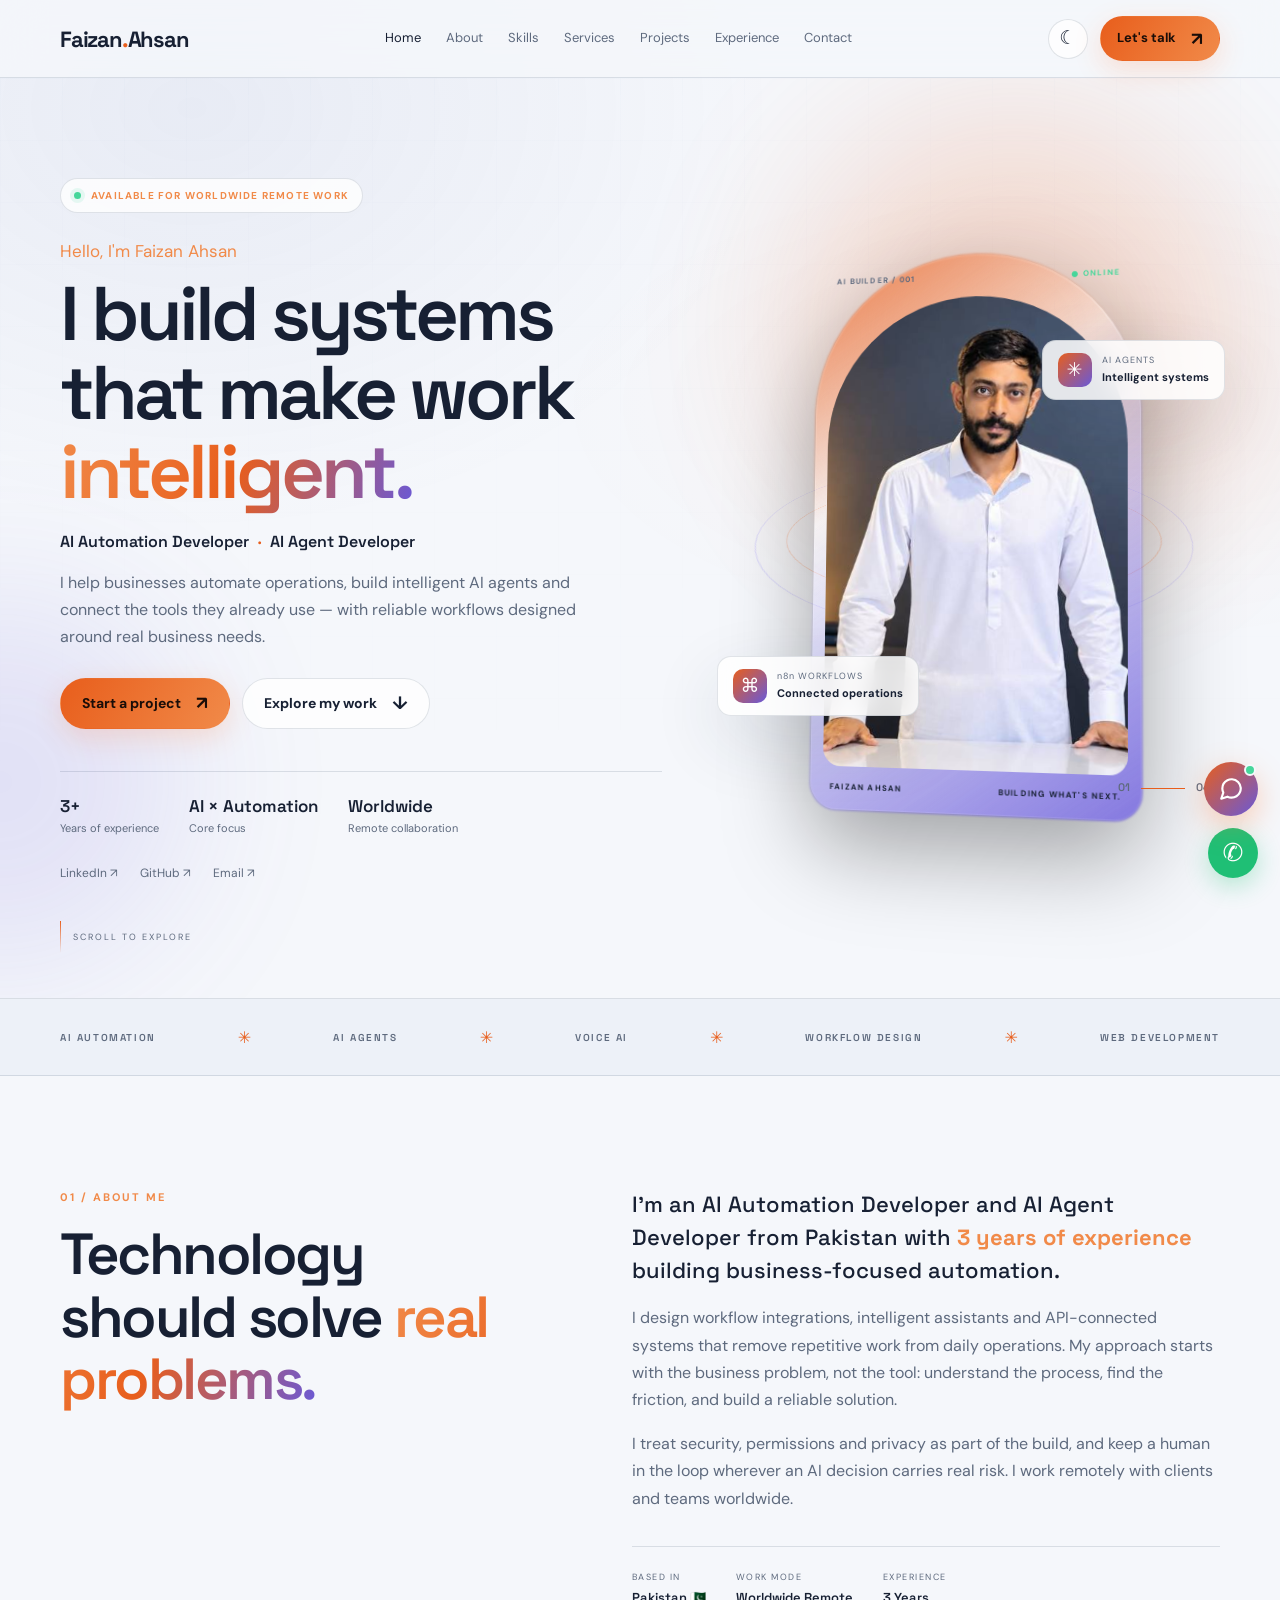
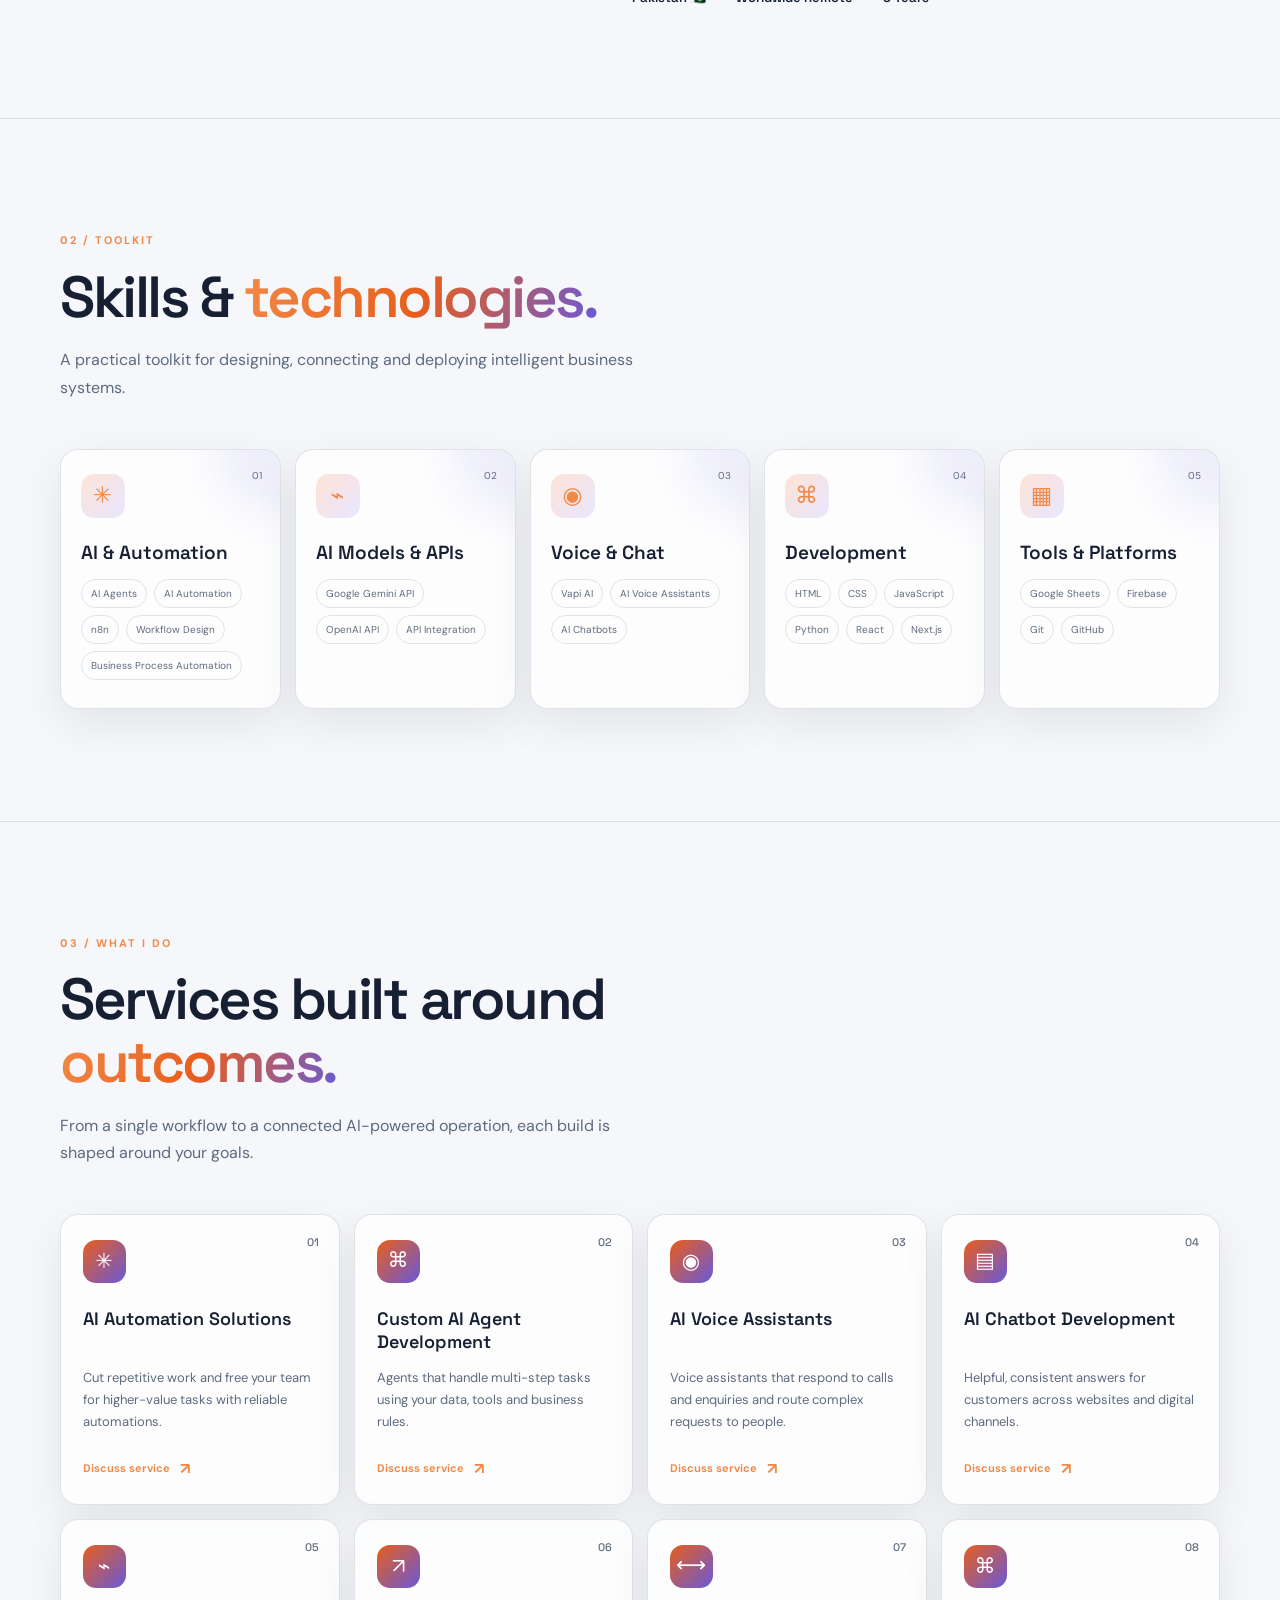
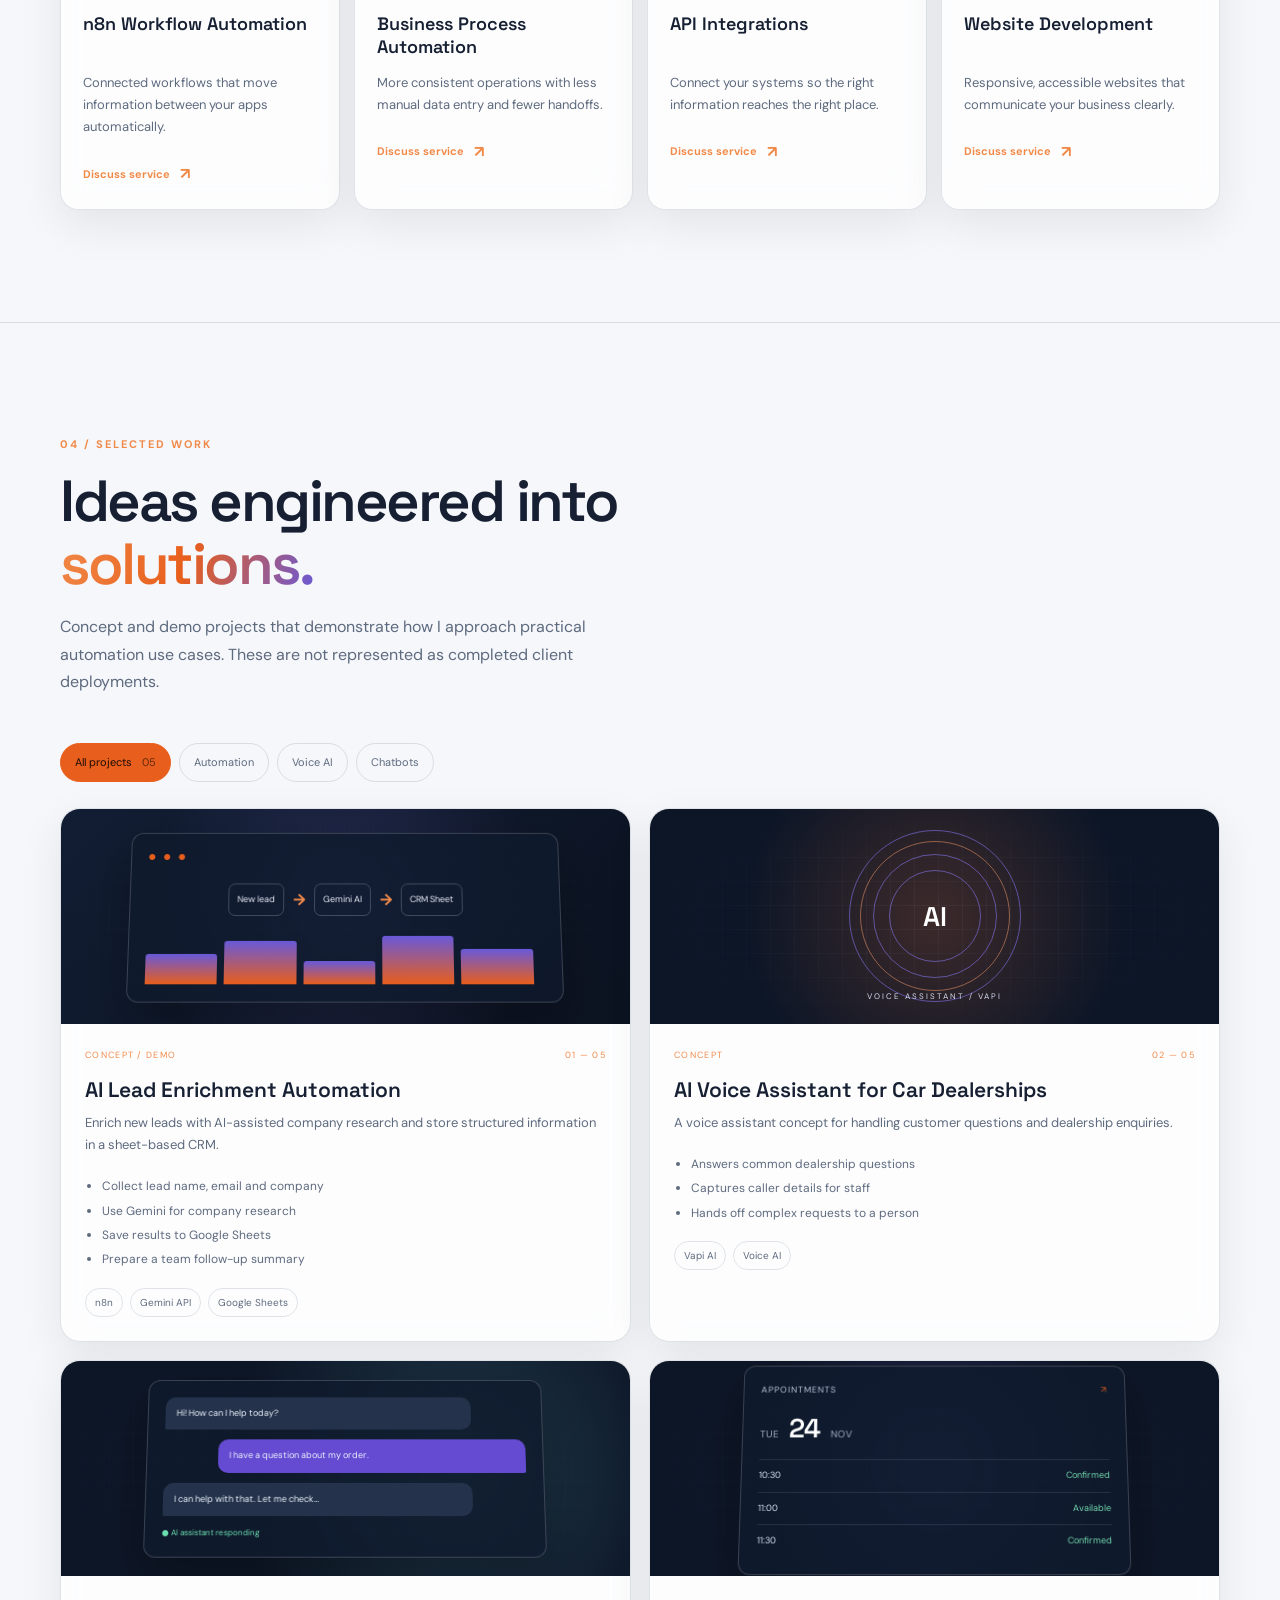
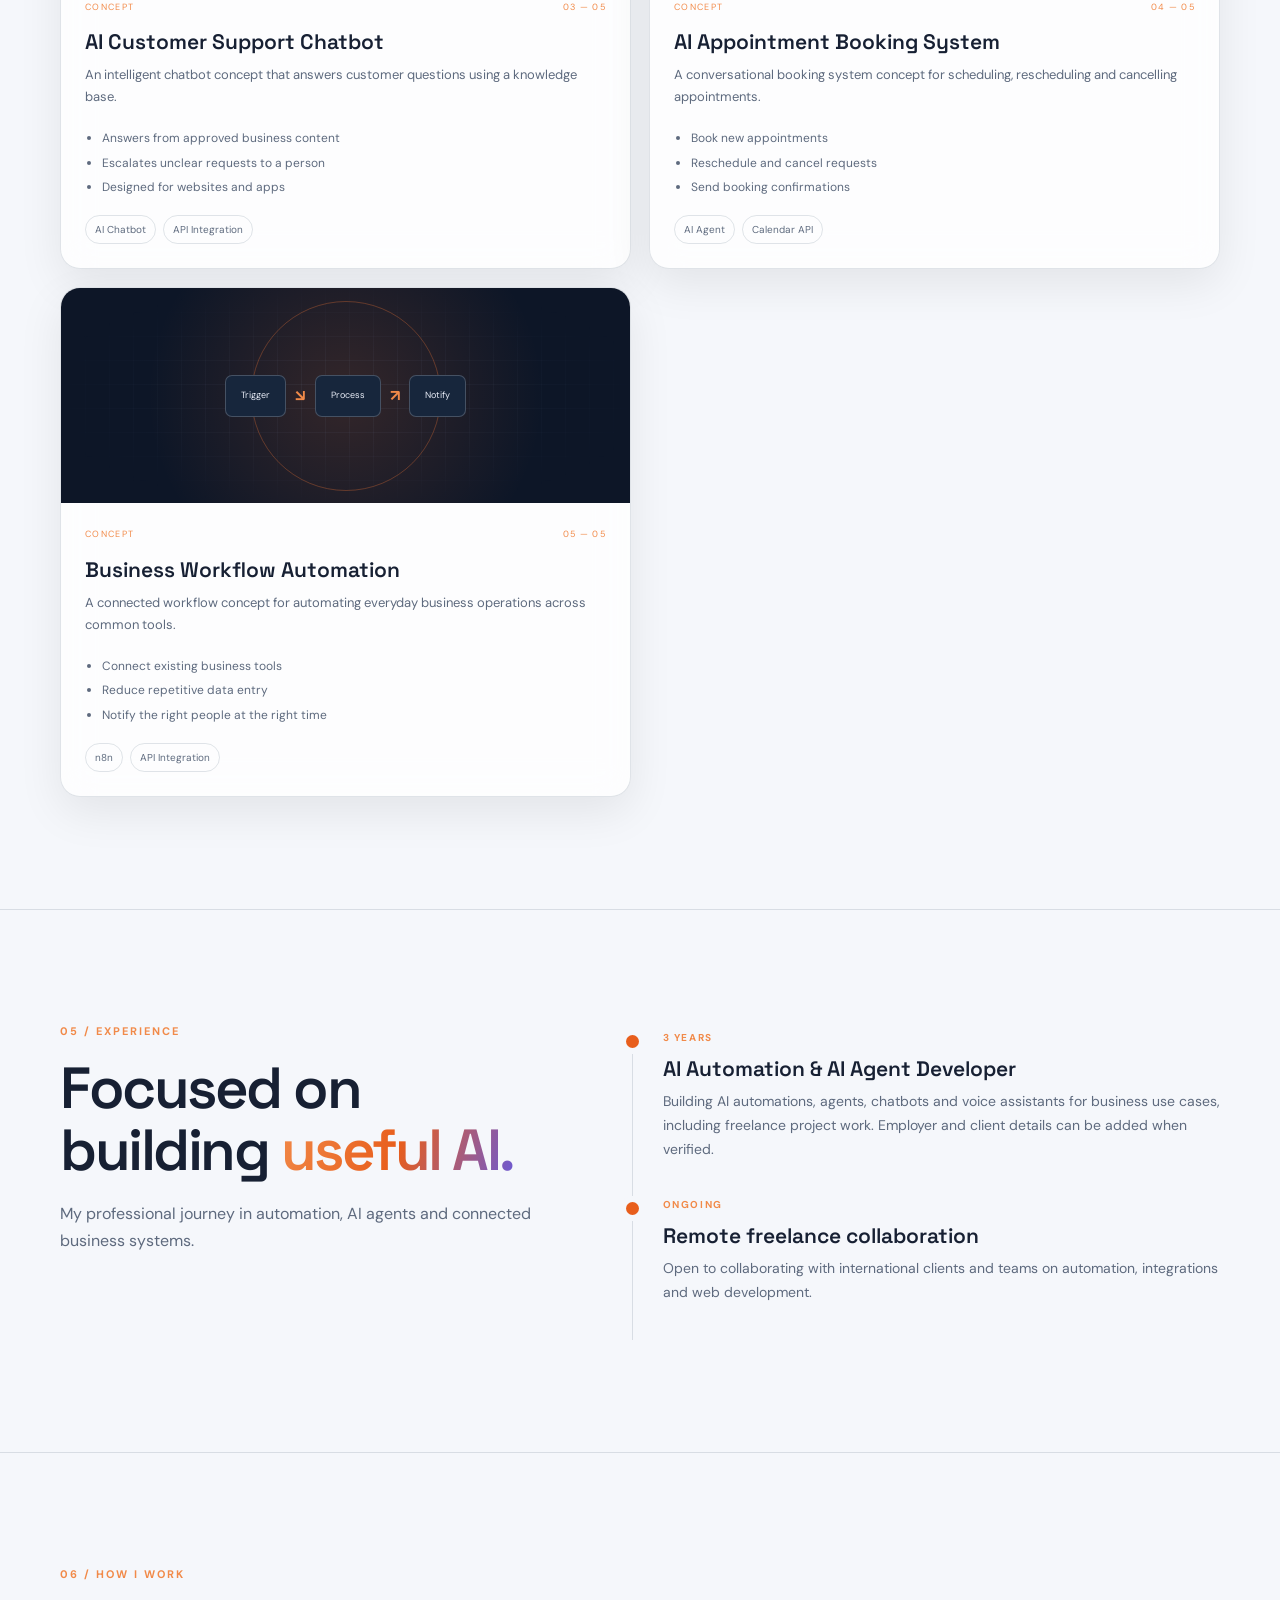
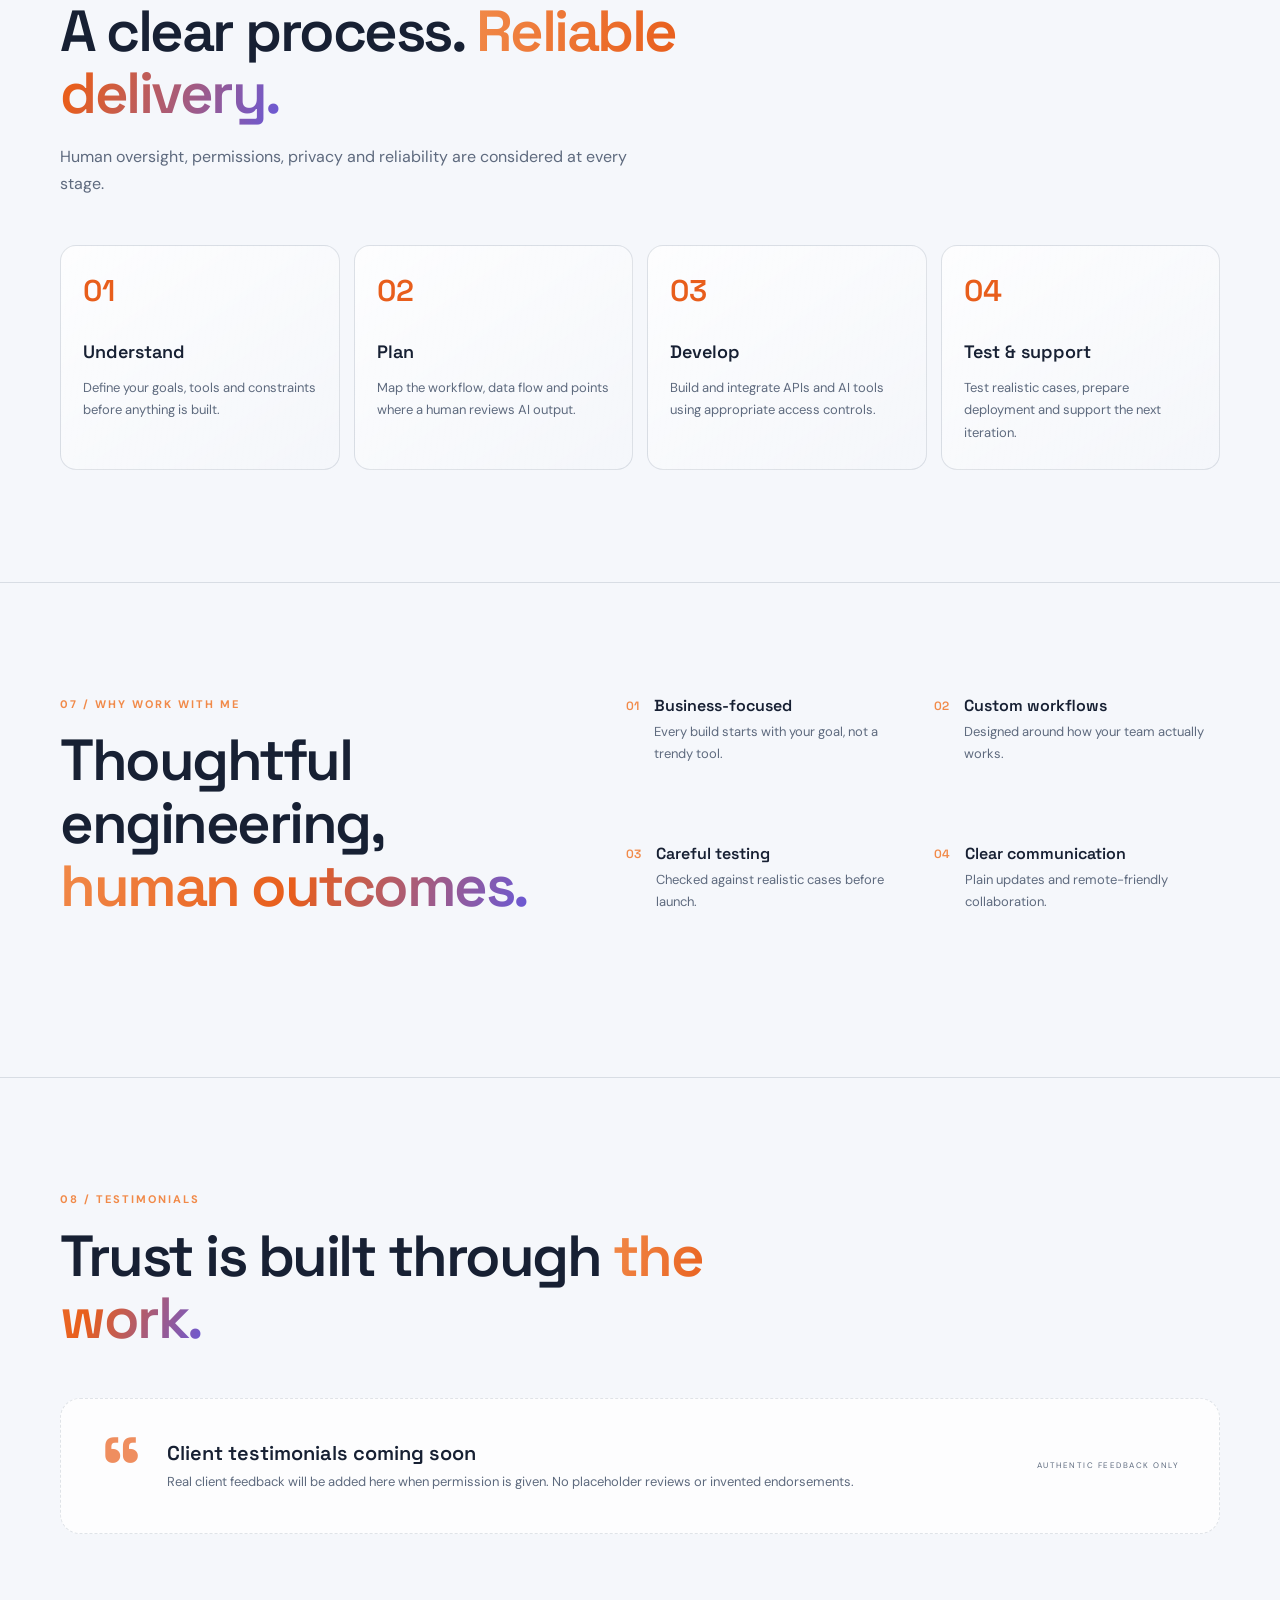
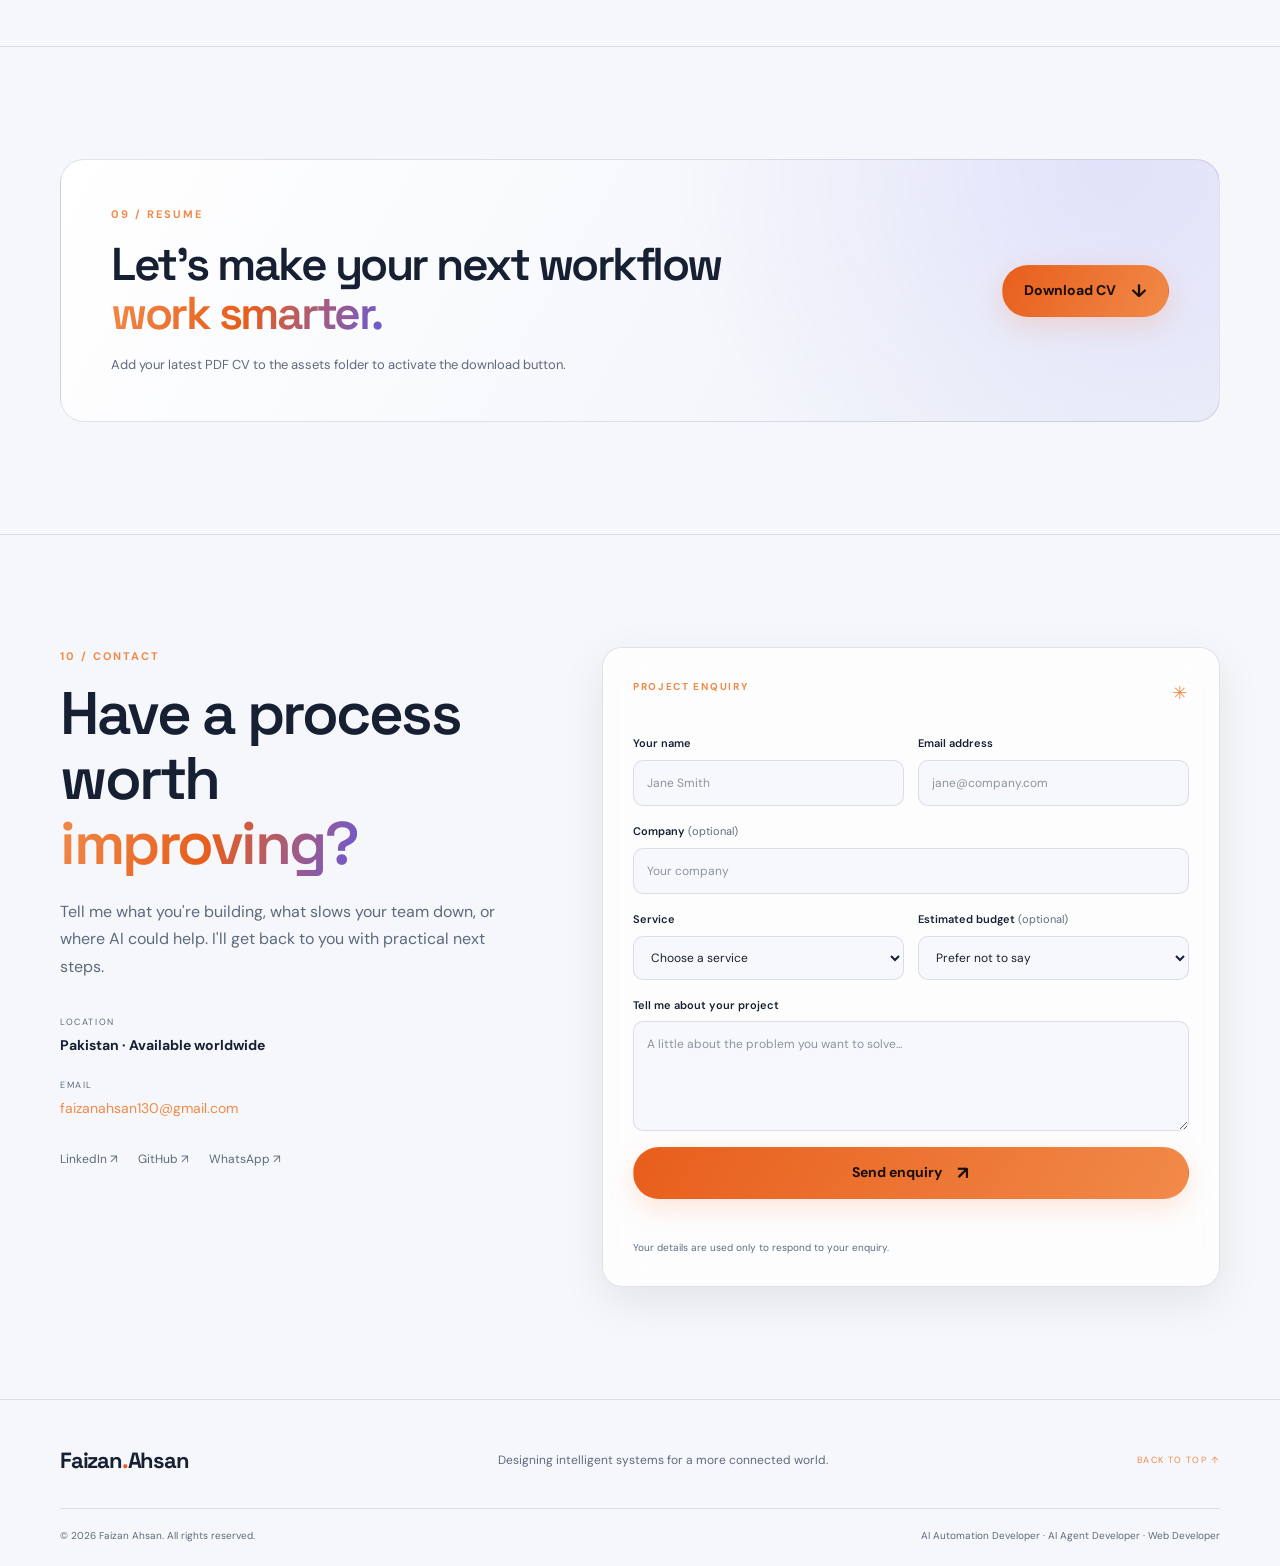
<file: index.html>
<!DOCTYPE html>
<html lang="en">
<head>
  <meta charset="UTF-8">
  <meta name="viewport" content="width=device-width, initial-scale=1, viewport-fit=cover">
  <meta name="theme-color" content="#080d19">
  <meta name="description" content="Faizan Ahsan is an AI Automation Developer and AI Agent Developer with 3 years of experience building n8n workflows, AI agents, chatbots, Vapi voice assistants and API integrations for businesses worldwide.">
  <meta name="author" content="Faizan Ahsan">
  <meta name="robots" content="index, follow">
  <meta property="og:type" content="website">
  <meta property="og:title" content="Faizan Ahsan — AI Automation & AI Agent Developer">
  <meta property="og:description" content="Intelligent automation, AI agents, voice assistants and connected business systems.">
  <meta property="og:image" content="assets/faizan-portrait.jpg">
  <meta name="twitter:card" content="summary_large_image">
  <title>Faizan Ahsan — AI Automation & AI Agent Developer</title>
  <link rel="preconnect" href="https://fonts.googleapis.com">
  <link rel="preconnect" href="https://fonts.gstatic.com" crossorigin>
  <link href="https://fonts.googleapis.com/css2?family=DM+Sans:wght@400;500;600;700&family=Space+Grotesk:wght@400;500;600;700&display=swap" rel="stylesheet">
  <link rel="stylesheet" href="styles.css">
  <script type="application/ld+json">
  {
    "@context":"https://schema.org",
    "@type":"Person",
    "name":"Faizan Ahsan",
    "jobTitle":"AI Automation Developer & AI Agent Developer",
    "description":"AI automation and AI agent developer working remotely worldwide.",
    "address":{"@type":"PostalAddress","addressCountry":"PK"},
    "knowsAbout":["AI Automation","AI Agents","n8n","Vapi AI","AI Chatbots","API Integrations","Web Development"]
  }
  </script>
</head>
<body>
  <a class="skip-link" href="#main">Skip to content</a>
  <div class="site-loader" id="loader" aria-hidden="true">
    <div class="loader-mark">FA<span>.</span></div><div class="loader-line"><i></i></div>
  </div>

  <header class="site-header" id="top">
    <div class="container nav-wrap">
      <a class="brand" href="#home" aria-label="Faizan Ahsan home">Faizan<span>.</span>Ahsan</a>
      <button class="menu-toggle icon-button" id="menuToggle" aria-label="Open navigation menu" aria-expanded="false" aria-controls="primaryNav">
        <span></span><span></span>
      </button>
      <nav class="primary-nav" id="primaryNav" aria-label="Primary navigation">
        <a href="#home">Home</a><a href="#about">About</a><a href="#skills">Skills</a><a href="#services">Services</a><a href="#projects">Projects</a><a href="#experience">Experience</a><a href="#contact">Contact</a>
      </nav>
      <div class="nav-actions">
        <button class="icon-button theme-toggle" id="themeToggle" aria-label="Switch to light theme" title="Toggle theme">☼</button>
        <a class="button button-small button-primary nav-cta" href="#contact">Let's talk <span>↗</span></a>
      </div>
    </div>
  </header>

  <main id="main">
    <section class="hero section-shell" id="home">
      <div class="hero-grid-bg" aria-hidden="true"></div>
      <div class="hero-glow glow-one" aria-hidden="true"></div><div class="hero-glow glow-two" aria-hidden="true"></div>
      <canvas id="hero-canvas" aria-hidden="true"></canvas>
      <div class="container hero-layout">
        <div class="hero-copy reveal">
          <div class="eyebrow"><span class="status-dot"></span> AVAILABLE FOR WORLDWIDE REMOTE WORK</div>
          <p class="hero-greeting">Hello, I'm Faizan Ahsan</p>
          <h1>I build systems that make work <span class="gradient-text">intelligent.</span></h1>
          <p class="hero-role">AI Automation Developer <span>·</span> AI Agent Developer</p>
          <p class="hero-description">I help businesses automate operations, build intelligent AI agents and connect the tools they already use — with reliable workflows designed around real business needs.</p>
          <div class="hero-actions">
            <a class="button button-primary" href="#contact">Start a project <span>↗</span></a>
            <a class="button button-ghost" href="#projects">Explore my work <span>↓</span></a>
          </div>
          <div class="hero-meta">
            <div><strong>3+</strong><span>Years of experience</span></div>
            <div><strong>AI × Automation</strong><span>Core focus</span></div>
            <div><strong>Worldwide</strong><span>Remote collaboration</span></div>
          </div>
          <div class="social-row">
            <a data-social="linkedin" href="#" target="_blank" rel="noopener">LinkedIn ↗</a>
            <a data-social="github" href="#" target="_blank" rel="noopener">GitHub ↗</a>
            <a data-social="email" href="#">Email ↗</a>
          </div>
        </div>
        <div class="hero-visual reveal" data-tilt>
          <div class="visual-orbit orbit-a"></div><div class="visual-orbit orbit-b"></div>
          <div class="portrait-frame">
            <div class="portrait-topline"><span>AI BUILDER / 001</span><span class="live-indicator">● ONLINE</span></div>
            <img src="assets/faizan-portrait.jpg" alt="Portrait of Faizan Ahsan" width="380" height="475" fetchpriority="high">
            <div class="portrait-caption"><span>FAIZAN AHSAN</span><span>BUILDING WHAT'S NEXT.</span></div>
          </div>
          <div class="float-chip chip-ai"><span class="chip-icon">✳</span><span>AI AGENTS<br><b>Intelligent systems</b></span></div>
          <div class="float-chip chip-flow"><span class="chip-icon">⌘</span><span>n8n WORKFLOWS<br><b>Connected operations</b></span></div>
          <div class="visual-index">01 <i></i> 04</div>
        </div>
      </div>
      <div class="container scroll-cue"><span></span> SCROLL TO EXPLORE</div>
    </section>

    <section class="intro-strip" aria-label="Specialties"><div class="container intro-inner"><span>AI AUTOMATION</span><i>✳</i><span>AI AGENTS</span><i>✳</i><span>VOICE AI</span><i>✳</i><span>WORKFLOW DESIGN</span><i>✳</i><span>WEB DEVELOPMENT</span></div></section>

    <section class="section section-about" id="about">
      <div class="container about-layout">
        <div class="section-heading reveal"><p class="section-kicker">01 / ABOUT ME</p><h2>Technology should solve <span class="gradient-text">real problems.</span></h2></div>
        <div class="about-content reveal">
          <p class="lead-copy">I'm an AI Automation Developer and AI Agent Developer from Pakistan with <strong>3 years of experience</strong> building business-focused automation.</p>
          <p>I design workflow integrations, intelligent assistants and API-connected systems that remove repetitive work from daily operations. My approach starts with the business problem, not the tool: understand the process, find the friction, and build a reliable solution.</p>
          <p>I treat security, permissions and privacy as part of the build, and keep a human in the loop wherever an AI decision carries real risk. I work remotely with clients and teams worldwide.</p>
          <div class="about-facts"><div><span>BASED IN</span><strong>Pakistan 🇵🇰</strong></div><div><span>WORK MODE</span><strong>Worldwide Remote</strong></div><div><span>EXPERIENCE</span><strong>3 Years</strong></div></div>
        </div>
      </div>
    </section>

    <section class="section section-skills" id="skills">
      <div class="container">
        <div class="section-heading reveal"><p class="section-kicker">02 / TOOLKIT</p><h2>Skills & <span class="gradient-text">technologies.</span></h2><p class="section-intro">A practical toolkit for designing, connecting and deploying intelligent business systems.</p></div>
        <div class="skill-grid">
          <article class="glass-card skill-card reveal" data-tilt><div class="card-number">01</div><div class="skill-symbol">✳</div><h3>AI & Automation</h3><div class="tag-list"><span>AI Agents</span><span>AI Automation</span><span>n8n</span><span>Workflow Design</span><span>Business Process Automation</span></div></article>
          <article class="glass-card skill-card reveal" data-tilt><div class="card-number">02</div><div class="skill-symbol">⌁</div><h3>AI Models & APIs</h3><div class="tag-list"><span>Google Gemini API</span><span>OpenAI API</span><span>API Integration</span></div></article>
          <article class="glass-card skill-card reveal" data-tilt><div class="card-number">03</div><div class="skill-symbol">◉</div><h3>Voice & Chat</h3><div class="tag-list"><span>Vapi AI</span><span>AI Voice Assistants</span><span>AI Chatbots</span></div></article>
          <article class="glass-card skill-card reveal" data-tilt><div class="card-number">04</div><div class="skill-symbol">⌘</div><h3>Development</h3><div class="tag-list"><span>HTML</span><span>CSS</span><span>JavaScript</span><span>Python</span><span>React</span><span>Next.js</span></div></article>
          <article class="glass-card skill-card reveal" data-tilt><div class="card-number">05</div><div class="skill-symbol">▦</div><h3>Tools & Platforms</h3><div class="tag-list"><span>Google Sheets</span><span>Firebase</span><span>Git</span><span>GitHub</span></div></article>
        </div>
      </div>
    </section>

    <section class="section" id="services">
      <div class="container">
        <div class="section-heading reveal"><p class="section-kicker">03 / WHAT I DO</p><h2>Services built around <span class="gradient-text">outcomes.</span></h2><p class="section-intro">From a single workflow to a connected AI-powered operation, each build is shaped around your goals.</p></div>
        <div class="service-grid">
          <article class="glass-card service-card reveal" data-tilt><span class="service-icon">✳</span><span class="service-no">01</span><h3>AI Automation Solutions</h3><p>Cut repetitive work and free your team for higher-value tasks with reliable automations.</p><a href="#contact" data-service="AI Automation Solutions">Discuss service <span>↗</span></a></article>
          <article class="glass-card service-card reveal" data-tilt><span class="service-icon">⌘</span><span class="service-no">02</span><h3>Custom AI Agent Development</h3><p>Agents that handle multi-step tasks using your data, tools and business rules.</p><a href="#contact" data-service="Custom AI Agent Development">Discuss service <span>↗</span></a></article>
          <article class="glass-card service-card reveal" data-tilt><span class="service-icon">◉</span><span class="service-no">03</span><h3>AI Voice Assistants</h3><p>Voice assistants that respond to calls and enquiries and route complex requests to people.</p><a href="#contact" data-service="AI Voice Assistant Development">Discuss service <span>↗</span></a></article>
          <article class="glass-card service-card reveal" data-tilt><span class="service-icon">▤</span><span class="service-no">04</span><h3>AI Chatbot Development</h3><p>Helpful, consistent answers for customers across websites and digital channels.</p><a href="#contact" data-service="AI Chatbot Development">Discuss service <span>↗</span></a></article>
          <article class="glass-card service-card reveal" data-tilt><span class="service-icon">⌁</span><span class="service-no">05</span><h3>n8n Workflow Automation</h3><p>Connected workflows that move information between your apps automatically.</p><a href="#contact" data-service="n8n Workflow Automation">Discuss service <span>↗</span></a></article>
          <article class="glass-card service-card reveal" data-tilt><span class="service-icon">↗</span><span class="service-no">06</span><h3>Business Process Automation</h3><p>More consistent operations with less manual data entry and fewer handoffs.</p><a href="#contact" data-service="Business Process Automation">Discuss service <span>↗</span></a></article>
          <article class="glass-card service-card reveal" data-tilt><span class="service-icon">⟷</span><span class="service-no">07</span><h3>API Integrations</h3><p>Connect your systems so the right information reaches the right place.</p><a href="#contact" data-service="API Integration">Discuss service <span>↗</span></a></article>
          <article class="glass-card service-card reveal" data-tilt><span class="service-icon">⌘</span><span class="service-no">08</span><h3>Website Development</h3><p>Responsive, accessible websites that communicate your business clearly.</p><a href="#contact" data-service="Website Development">Discuss service <span>↗</span></a></article>
        </div>
      </div>
    </section>

    <section class="section projects-section" id="projects">
      <div class="container">
        <div class="section-heading reveal"><p class="section-kicker">04 / SELECTED WORK</p><h2>Ideas engineered into <span class="gradient-text">solutions.</span></h2><p class="section-intro">Concept and demo projects that demonstrate how I approach practical automation use cases. These are not represented as completed client deployments.</p></div>
        <div class="project-filters reveal" role="group" aria-label="Filter projects">
          <button class="filter-button active" type="button" data-filter="all" aria-pressed="true">All projects <span>05</span></button>
          <button class="filter-button" type="button" data-filter="automation" aria-pressed="false">Automation</button>
          <button class="filter-button" type="button" data-filter="voice" aria-pressed="false">Voice AI</button>
          <button class="filter-button" type="button" data-filter="chatbot" aria-pressed="false">Chatbots</button>
        </div>
        <div class="project-grid" id="projectGrid">
          <article class="project-card glass-card reveal" data-category="automation" data-tilt><div class="project-visual visual-leads"><div class="visual-window"><div class="window-dots">● ● ●</div><div class="node-flow"><span>New lead</span><b>→</b><span>Gemini AI</span><b>→</b><span>CRM Sheet</span></div><div class="mini-bars"><i></i><i></i><i></i><i></i><i></i></div></div></div><div class="project-body"><div class="project-meta"><span>CONCEPT / DEMO</span><span>01 — 05</span></div><h3>AI Lead Enrichment Automation</h3><p>Enrich new leads with AI-assisted company research and store structured information in a sheet-based CRM.</p><ul><li>Collect lead name, email and company</li><li>Use Gemini for company research</li><li>Save results to Google Sheets</li><li>Prepare a team follow-up summary</li></ul><div class="tag-list"><span>n8n</span><span>Gemini API</span><span>Google Sheets</span></div></div></article>
          <article class="project-card glass-card reveal" data-category="voice" data-tilt><div class="project-visual visual-voice"><div class="voice-rings"><i></i><i></i><i></i><b>AI</b></div><div class="voice-label">VOICE ASSISTANT / VAPI</div></div><div class="project-body"><div class="project-meta"><span>CONCEPT</span><span>02 — 05</span></div><h3>AI Voice Assistant for Car Dealerships</h3><p>A voice assistant concept for handling customer questions and dealership enquiries.</p><ul><li>Answers common dealership questions</li><li>Captures caller details for staff</li><li>Hands off complex requests to a person</li></ul><div class="tag-list"><span>Vapi AI</span><span>Voice AI</span></div></div></article>
          <article class="project-card glass-card reveal" data-category="chatbot" data-tilt><div class="project-visual visual-chat"><div class="chat-demo"><div class="chat-bubble">Hi! How can I help today?</div><div class="chat-bubble user-bubble">I have a question about my order.</div><div class="chat-bubble">I can help with that. Let me check…</div><div class="chat-status">● AI assistant responding</div></div></div><div class="project-body"><div class="project-meta"><span>CONCEPT</span><span>03 — 05</span></div><h3>AI Customer Support Chatbot</h3><p>An intelligent chatbot concept that answers customer questions using a knowledge base.</p><ul><li>Answers from approved business content</li><li>Escalates unclear requests to a person</li><li>Designed for websites and apps</li></ul><div class="tag-list"><span>AI Chatbot</span><span>API Integration</span></div></div></article>
          <article class="project-card glass-card reveal" data-category="automation" data-tilt><div class="project-visual visual-calendar"><div class="calendar-card"><div class="calendar-head">APPOINTMENTS <span>↗</span></div><div class="calendar-date">TUE <strong>24</strong> NOV</div><div class="calendar-slot">10:30 <i>Confirmed</i></div><div class="calendar-slot">11:00 <i>Available</i></div><div class="calendar-slot">11:30 <i>Confirmed</i></div></div></div><div class="project-body"><div class="project-meta"><span>CONCEPT</span><span>04 — 05</span></div><h3>AI Appointment Booking System</h3><p>A conversational booking system concept for scheduling, rescheduling and cancelling appointments.</p><ul><li>Book new appointments</li><li>Reschedule and cancel requests</li><li>Send booking confirmations</li></ul><div class="tag-list"><span>AI Agent</span><span>Calendar API</span></div></div></article>
          <article class="project-card glass-card reveal" data-category="automation" data-tilt><div class="project-visual visual-workflow"><div class="workflow-nodes"><span>Trigger</span><b>↘</b><span>Process</span><b>↗</b><span>Notify</span></div><div class="workflow-pulse"></div></div><div class="project-body"><div class="project-meta"><span>CONCEPT</span><span>05 — 05</span></div><h3>Business Workflow Automation</h3><p>A connected workflow concept for automating everyday business operations across common tools.</p><ul><li>Connect existing business tools</li><li>Reduce repetitive data entry</li><li>Notify the right people at the right time</li></ul><div class="tag-list"><span>n8n</span><span>API Integration</span></div></div></article>
        </div>
      </div>
    </section>

    <section class="section" id="experience">
      <div class="container experience-layout">
        <div class="section-heading reveal"><p class="section-kicker">05 / EXPERIENCE</p><h2>Focused on building <span class="gradient-text">useful AI.</span></h2><p class="section-intro">My professional journey in automation, AI agents and connected business systems.</p></div>
        <div class="timeline reveal"><article class="timeline-item"><span class="timeline-point"></span><p class="timeline-date">3 YEARS</p><h3>AI Automation & AI Agent Developer</h3><p>Building AI automations, agents, chatbots and voice assistants for business use cases, including freelance project work. Employer and client details can be added when verified.</p></article><article class="timeline-item"><span class="timeline-point"></span><p class="timeline-date">ONGOING</p><h3>Remote freelance collaboration</h3><p>Open to collaborating with international clients and teams on automation, integrations and web development.</p></article></div>
      </div>
    </section>

    <section class="section process-section" id="process">
      <div class="container">
        <div class="section-heading reveal"><p class="section-kicker">06 / HOW I WORK</p><h2>A clear process. <span class="gradient-text">Reliable delivery.</span></h2><p class="section-intro">Human oversight, permissions, privacy and reliability are considered at every stage.</p></div>
        <div class="process-grid">
          <article class="process-card reveal"><span>01</span><h3>Understand</h3><p>Define your goals, tools and constraints before anything is built.</p></article>
          <article class="process-card reveal"><span>02</span><h3>Plan</h3><p>Map the workflow, data flow and points where a human reviews AI output.</p></article>
          <article class="process-card reveal"><span>03</span><h3>Develop</h3><p>Build and integrate APIs and AI tools using appropriate access controls.</p></article>
          <article class="process-card reveal"><span>04</span><h3>Test & support</h3><p>Test realistic cases, prepare deployment and support the next iteration.</p></article>
        </div>
      </div>
    </section>

    <section class="section why-section" id="why">
      <div class="container why-layout">
        <div class="section-heading reveal"><p class="section-kicker">07 / WHY WORK WITH ME</p><h2>Thoughtful engineering, <span class="gradient-text">human outcomes.</span></h2></div>
        <div class="why-grid">
          <article class="why-item reveal"><b>01</b><div><h3>Business-focused</h3><p>Every build starts with your goal, not a trendy tool.</p></div></article>
          <article class="why-item reveal"><b>02</b><div><h3>Custom workflows</h3><p>Designed around how your team actually works.</p></div></article>
          <article class="why-item reveal"><b>03</b><div><h3>Careful testing</h3><p>Checked against realistic cases before launch.</p></div></article>
          <article class="why-item reveal"><b>04</b><div><h3>Clear communication</h3><p>Plain updates and remote-friendly collaboration.</p></div></article>
        </div>
      </div>
    </section>

    <section class="section testimonial-section" id="testimonials">
      <div class="container">
        <div class="section-heading reveal"><p class="section-kicker">08 / TESTIMONIALS</p><h2>Trust is built through <span class="gradient-text">the work.</span></h2></div>
        <div class="testimonial-empty reveal"><span class="quote-mark">“</span><div><h3>Client testimonials coming soon</h3><p>Real client feedback will be added here when permission is given. No placeholder reviews or invented endorsements.</p></div><span class="empty-label">AUTHENTIC FEEDBACK ONLY</span></div>
      </div>
    </section>

    <section class="section resume-section" id="resume">
      <div class="container resume-panel reveal">
        <div><p class="section-kicker">09 / RESUME</p><h2>Let's make your next workflow <span class="gradient-text">work smarter.</span></h2><p>Add your latest PDF CV to the assets folder to activate the download button.</p></div>
        <a class="button button-primary" id="cvLink" href="assets/faizan-ahsan-cv.pdf" download>Download CV <span>↓</span></a>
      </div>
    </section>

    <section class="section contact-section" id="contact">
      <div class="container contact-layout">
        <div class="contact-copy reveal"><p class="section-kicker">10 / CONTACT</p><h2>Have a process worth <span class="gradient-text">improving?</span></h2><p>Tell me what you're building, what slows your team down, or where AI could help. I'll get back to you with practical next steps.</p>
          <div class="contact-detail"><span>LOCATION</span><strong>Pakistan · Available worldwide</strong></div>
          <div class="contact-detail"><span>EMAIL</span><a data-social="email" href="#">faizanahsan130@gmail.com</a></div>
          <div class="contact-socials"><a data-social="linkedin" href="#" target="_blank" rel="noopener">LinkedIn ↗</a><a data-social="github" href="#" target="_blank" rel="noopener">GitHub ↗</a><a data-social="whatsapp" href="#" target="_blank" rel="noopener">WhatsApp ↗</a></div>
        </div>
        <form class="contact-form glass-card reveal" id="contactForm" name="contact" method="POST" data-netlify="true" netlify-honeypot="bot-field">
          <input type="hidden" name="form-name" value="contact">
          <p class="hidden-field"><label>Do not fill this out <input name="bot-field"></label></p>
          <div class="form-heading"><span>PROJECT ENQUIRY</span><span>✳</span></div>
          <div class="form-row"><div class="field"><label for="name">Your name</label><input id="name" name="name" autocomplete="name" placeholder="Jane Smith" required></div><div class="field"><label for="email">Email address</label><input id="email" name="email" type="email" autocomplete="email" placeholder="jane@company.com" required></div></div>
          <div class="field"><label for="company">Company <span>(optional)</span></label><input id="company" name="company" autocomplete="organization" placeholder="Your company"></div>
          <div class="form-row"><div class="field"><label for="service">Service</label><select id="service" name="service" required><option value="">Choose a service</option><option>AI Automation Solutions</option><option>Custom AI Agent Development</option><option>AI Voice Assistant Development</option><option>AI Chatbot Development</option><option>n8n Workflow Automation</option><option>Business Process Automation</option><option>API Integration</option><option>Website Development</option><option>Other</option></select></div><div class="field"><label for="budget">Estimated budget <span>(optional)</span></label><select id="budget" name="budget"><option value="">Prefer not to say</option><option>Under $500</option><option>$500 – $2,000</option><option>$2,000 – $5,000</option><option>$5,000+</option></select></div></div>
          <div class="field"><label for="message">Tell me about your project</label><textarea id="message" name="message" rows="4" placeholder="A little about the problem you want to solve..." required></textarea></div>
          <button class="button button-primary submit-button" id="submitButton" type="submit">Send enquiry <span>↗</span></button>
          <p class="form-status" id="formStatus" role="status" aria-live="polite"></p>
          <p class="form-note">Your details are used only to respond to your enquiry.</p>
        </form>
      </div>
    </section>
  </main>

  <footer class="site-footer"><div class="container footer-top"><a class="brand" href="#home">Faizan<span>.</span>Ahsan</a><p>Designing intelligent systems for a more connected world.</p><a class="back-top" href="#home">BACK TO TOP ↑</a></div><div class="container footer-bottom"><span>© <span id="year"></span> Faizan Ahsan. All rights reserved.</span><span>AI Automation Developer · AI Agent Developer · Web Developer</span></div></footer>
  <a class="whatsapp-float" data-social="whatsapp" href="#" target="_blank" rel="noopener" aria-label="Contact Faizan on WhatsApp">✆</a>
  <script src="config.js"></script>
  <script src="app.js"></script>
  <script src="chat-widget.js"></script>
</body>
</html>
</file>
<file: styles.css>
/* Faizan Ahsan — premium 3D portfolio */
:root{color-scheme:dark;--bg:#080d19;--bg2:#0c1424;--panel:rgba(18,29,49,.72);--panel-solid:#101b2d;--text:#f4f6fb;--muted:#9ba8bc;--line:rgba(174,194,224,.14);--accent:#ff7a36;--accent2:#ffb36d;--violet:#8b7cff;--cyan:#70d9e8;--shadow:0 28px 80px rgba(0,0,0,.32);--font:'DM Sans',system-ui,sans-serif;--display:'Space Grotesk',system-ui,sans-serif}
:root[data-theme="light"]{color-scheme:light;--bg:#f5f7fb;--bg2:#edf1f8;--panel:rgba(255,255,255,.78);--panel-solid:#fff;--text:#172033;--muted:#5e6a7e;--line:rgba(30,48,78,.13);--accent:#e85e1c;--accent2:#f18a49;--violet:#6859d9;--cyan:#178ca3;--shadow:0 24px 70px rgba(35,51,77,.12)}
*{box-sizing:border-box}html{scroll-behavior:smooth;scroll-padding-top:92px}body{margin:0;background:var(--bg);color:var(--text);font:400 16px/1.7 var(--font);overflow-x:hidden;transition:background .3s,color .3s}body:before{content:"";position:fixed;inset:0;pointer-events:none;z-index:-1;background:radial-gradient(ellipse at 15% 12%,rgba(85,105,175,.08),transparent 38%),radial-gradient(ellipse at 85% 45%,rgba(255,122,54,.045),transparent 35%)}a{color:inherit;text-decoration:none}button,input,select,textarea{font:inherit}button,a{-webkit-tap-highlight-color:transparent}:focus-visible{outline:3px solid var(--cyan);outline-offset:4px}::selection{background:var(--accent);color:#fff}.container{width:min(1160px,calc(100% - 48px));margin-inline:auto}.skip-link{position:fixed;top:-60px;left:16px;z-index:1000;padding:10px 16px;background:var(--accent);color:white;border-radius:8px}.skip-link:focus{top:12px}.site-loader{position:fixed;inset:0;z-index:999;background:var(--bg);display:grid;place-content:center;justify-items:center;gap:20px;transition:opacity .5s,visibility .5s}.site-loader.loaded{opacity:0;visibility:hidden}.loader-mark{font:700 34px var(--display);letter-spacing:-2px}.loader-mark span,.brand span{color:var(--accent)}.loader-line{width:130px;height:2px;background:var(--line);overflow:hidden}.loader-line i{display:block;height:100%;width:35%;background:linear-gradient(90deg,var(--accent),var(--violet));animation:load 1s ease-in-out infinite}@keyframes load{to{transform:translateX(290%)}} 
.site-header{height:78px;position:sticky;top:0;z-index:100;background:color-mix(in srgb,var(--bg) 82%,transparent);backdrop-filter:blur(20px);border-bottom:1px solid var(--line)}.nav-wrap{height:100%;display:flex;align-items:center;justify-content:space-between;gap:24px}.brand{font:700 22px var(--display);letter-spacing:-1.2px;white-space:nowrap}.primary-nav{display:flex;align-items:center;gap:clamp(13px,2vw,25px)}.primary-nav a{font-size:13px;color:var(--muted);transition:color .2s}.primary-nav a:hover,.primary-nav a.active{color:var(--text)}.nav-actions{display:flex;align-items:center;gap:12px}.icon-button{width:40px;height:40px;border-radius:50%;border:1px solid var(--line);background:var(--panel);color:var(--text);cursor:pointer}.theme-toggle{font-size:19px}.button{display:inline-flex;align-items:center;justify-content:center;gap:15px;padding:13px 21px;border-radius:999px;font-size:14px;font-weight:700;border:1px solid transparent;cursor:pointer;transition:transform .25s,box-shadow .25s,background .25s}.button:hover{transform:translateY(-3px)}.button span{font-size:18px;line-height:1}.button-primary{background:linear-gradient(120deg,var(--accent),var(--accent2));color:#1a0d08;box-shadow:0 9px 28px rgba(255,122,54,.2)}.button-primary:hover{box-shadow:0 14px 38px rgba(255,122,54,.3)}.button-ghost{border-color:var(--line);background:var(--panel);color:var(--text)}.button-small{padding:10px 16px;font-size:13px}.menu-toggle{display:none;flex-direction:column;align-items:center;justify-content:center;gap:6px}.menu-toggle span{width:17px;height:1.5px;background:var(--text);transition:.2s}
.hero{position:relative;min-height:720px;padding:100px 0 45px;overflow:hidden;border-bottom:1px solid var(--line)}.hero-grid-bg{position:absolute;inset:0;opacity:.22;background-image:linear-gradient(rgba(136,160,199,.09) 1px,transparent 1px),linear-gradient(90deg,rgba(136,160,199,.09) 1px,transparent 1px);background-size:62px 62px;mask-image:linear-gradient(to bottom,black,transparent 88%);pointer-events:none}.hero-glow{position:absolute;border-radius:50%;filter:blur(85px);pointer-events:none;opacity:.2}.glow-one{width:430px;height:430px;right:4%;top:4%;background:var(--accent)}.glow-two{width:360px;height:360px;left:-14%;bottom:4%;background:var(--violet);opacity:.14}#hero-canvas{position:absolute;inset:0;width:100%;height:100%;pointer-events:none;opacity:.9}.hero-layout{position:relative;z-index:2;display:grid;grid-template-columns:1.1fr .9fr;align-items:center;gap:65px}.hero-copy{max-width:660px}.eyebrow,.section-kicker{font-size:11px;letter-spacing:2px;font-weight:700;color:var(--accent2)}.eyebrow{display:inline-flex;align-items:center;gap:10px;padding:8px 13px;border:1px solid var(--line);border-radius:99px;background:var(--panel);font-size:10px;letter-spacing:1.2px}.status-dot{width:7px;height:7px;border-radius:50%;background:#46d69a;box-shadow:0 0 0 4px rgba(70,214,154,.12)}.hero-greeting{font-size:17px;color:var(--accent2);margin:24px 0 8px}.hero h1{font:600 clamp(46px,6vw,76px)/1.04 var(--display);letter-spacing:-4px;margin:0;max-width:720px}.gradient-text{background:linear-gradient(110deg,var(--accent2),var(--accent),var(--violet));background-clip:text;-webkit-background-clip:text;color:transparent}.hero-role{font:600 16px var(--display);margin:20px 0 0;color:var(--text)}.hero-role span{color:var(--accent);padding:0 5px}.hero-description{max-width:570px;color:var(--muted);font-size:16px;margin:17px 0 27px}.hero-actions{display:flex;gap:12px;flex-wrap:wrap}.hero-meta{display:flex;gap:30px;flex-wrap:wrap;margin-top:42px;padding-top:23px;border-top:1px solid var(--line)}.hero-meta div{display:grid;gap:2px}.hero-meta strong{font:600 17px var(--display)}.hero-meta span{font-size:11px;color:var(--muted)}.social-row{display:flex;gap:22px;margin-top:25px}.social-row a,.contact-socials a{font-size:12px;color:var(--muted);transition:color .2s}.social-row a:hover,.contact-socials a:hover{color:var(--accent2)}
.hero-visual{position:relative;min-height:510px;display:grid;place-items:center;perspective:1000px}.portrait-frame{position:relative;width:min(330px,78%);padding:12px;border:1px solid rgba(255,255,255,.22);border-radius:170px 170px 28px 28px;background:linear-gradient(145deg,rgba(255,255,255,.16),rgba(255,255,255,.025));box-shadow:0 35px 90px rgba(0,0,0,.35),inset 0 1px 0 rgba(255,255,255,.22);transform:rotateY(-8deg) rotateX(3deg);transition:transform .5s}.hero-visual:hover .portrait-frame{transform:rotateY(0) rotateX(0) translateY(-6px)}.portrait-frame:before{content:"";position:absolute;inset:-2px;border-radius:inherit;background:linear-gradient(145deg,var(--accent),transparent 35%,var(--violet));z-index:-1;opacity:.8;filter:blur(1px)}.portrait-topline,.portrait-caption{display:flex;justify-content:space-between;gap:8px;font-size:8px;letter-spacing:1.2px;font-weight:700;color:var(--muted);padding:4px 7px 12px}.portrait-frame img{display:block;width:100%;aspect-ratio:4/5;object-fit:cover;object-position:50% 20%;border-radius:155px 155px 18px 18px}.portrait-caption{padding:14px 7px 3px;color:var(--text)}.live-indicator{color:#46d69a}.visual-orbit{position:absolute;width:430px;height:430px;border:1px solid rgba(139,124,255,.23);border-radius:50%;transform:rotateX(68deg) rotateZ(-20deg);animation:orbit 18s linear infinite}.orbit-b{width:370px;height:370px;border-color:rgba(255,122,54,.28);transform:rotateX(72deg) rotateZ(35deg);animation-direction:reverse;animation-duration:24s}@keyframes orbit{to{transform:rotateX(68deg) rotateZ(340deg)}}.float-chip{position:absolute;display:flex;align-items:center;gap:10px;padding:12px 15px;border:1px solid var(--line);border-radius:14px;background:color-mix(in srgb,var(--panel-solid) 85%,transparent);backdrop-filter:blur(14px);box-shadow:var(--shadow);font-size:9px;letter-spacing:1px;color:var(--muted);animation:bob 5s ease-in-out infinite}.float-chip b{font-size:11px;color:var(--text);letter-spacing:0}.chip-icon{display:grid;place-items:center;width:34px;height:34px;border-radius:10px;background:linear-gradient(135deg,var(--accent),var(--violet));color:#fff;font-size:19px}.chip-ai{top:16%;right:-1%}.chip-flow{bottom:17%;left:-2%;animation-delay:-2.5s}.visual-index{position:absolute;bottom:3%;right:2%;font:600 11px var(--display);color:var(--muted)}.visual-index i{display:inline-block;width:44px;height:1px;background:var(--accent);vertical-align:middle;margin:0 8px}.scroll-cue{position:relative;z-index:2;display:flex;align-items:center;gap:12px;margin-top:38px;font-size:9px;letter-spacing:2px;color:var(--muted)}.scroll-cue span{height:32px;width:1px;background:linear-gradient(var(--accent),transparent)}@keyframes bob{50%{transform:translateY(-12px)}}.intro-strip{border-bottom:1px solid var(--line);background:var(--bg2)}.intro-inner{min-height:76px;display:flex;justify-content:space-between;align-items:center;gap:20px;flex-wrap:wrap}.intro-inner span{font:600 10px var(--display);letter-spacing:1.6px;color:var(--muted)}.intro-inner i{font-style:normal;color:var(--accent);font-size:16px}
.section{padding:112px 0;border-bottom:1px solid var(--line);position:relative}.section-heading{max-width:720px;margin-bottom:48px}.section-kicker{margin:0 0 16px}.section-heading h2,.contact-copy h2,.resume-panel h2{font:600 clamp(36px,4.7vw,58px)/1.08 var(--display);letter-spacing:-2.5px;margin:0}.section-intro{max-width:600px;color:var(--muted);margin:18px 0 0}.about-layout{display:grid;grid-template-columns:.9fr 1.1fr;gap:90px}.about-layout .section-heading{position:sticky;top:130px;align-self:start}.about-content p{color:var(--muted);margin:0 0 17px}.about-content .lead-copy{font:500 22px/1.5 var(--display);color:var(--text)}.lead-copy strong{color:var(--accent2)}.about-facts{display:flex;gap:30px;flex-wrap:wrap;border-top:1px solid var(--line);margin-top:34px;padding-top:23px}.about-facts div{display:grid;gap:4px}.about-facts span{font-size:9px;letter-spacing:1.5px;color:var(--muted)}.about-facts strong{font:600 13px var(--display)}
.skill-grid{display:grid;grid-template-columns:repeat(5,1fr);gap:14px}.glass-card{background:var(--panel);border:1px solid var(--line);backdrop-filter:blur(16px);box-shadow:0 15px 45px rgba(0,0,0,.08);transform-style:preserve-3d;transition:border-color .3s,box-shadow .3s,background .3s}.glass-card:hover{border-color:color-mix(in srgb,var(--accent) 55%,var(--line));box-shadow:var(--shadow)}.skill-card{position:relative;min-height:260px;padding:24px 20px;border-radius:18px;overflow:hidden}.skill-card:after{content:"";position:absolute;width:130px;height:130px;right:-65px;top:-65px;border-radius:50%;background:var(--violet);opacity:.09;filter:blur(20px)}.card-number{position:absolute;right:18px;top:17px;color:var(--muted);font-size:10px}.skill-symbol{width:44px;height:44px;display:grid;place-items:center;border-radius:13px;background:linear-gradient(135deg,rgba(255,122,54,.2),rgba(139,124,255,.18));color:var(--accent2);font-size:23px;margin-bottom:22px}.skill-card h3,.service-card h3,.project-card h3,.process-card h3,.why-item h3,.timeline-item h3{font:600 19px var(--display);margin:0 0 14px}.tag-list{display:flex;flex-wrap:wrap;gap:7px}.tag-list span{font-size:10px;color:var(--muted);border:1px solid var(--line);border-radius:30px;padding:5px 9px}
.service-grid{display:grid;grid-template-columns:repeat(4,1fr);gap:14px}.service-card{position:relative;padding:25px 22px 22px;border-radius:18px;min-height:260px;overflow:hidden}.service-icon{display:grid;place-items:center;width:43px;height:43px;border-radius:13px;background:linear-gradient(135deg,var(--accent),var(--violet));color:white;font-size:21px;margin-bottom:24px}.service-no{position:absolute;right:20px;top:20px;font:500 11px var(--display);color:var(--muted)}.service-card h3{font-size:18px;min-height:46px}.service-card p,.project-body p,.process-card p,.why-item p{font-size:13px;color:var(--muted);margin:0 0 20px}.service-card>a{display:inline-flex;gap:10px;align-items:center;color:var(--accent2);font-size:11px;font-weight:700}.service-card>a span{font-size:16px}
.project-filters{display:flex;gap:8px;flex-wrap:wrap;margin-bottom:26px}.filter-button{padding:9px 14px;border:1px solid var(--line);border-radius:30px;background:transparent;color:var(--muted);font-size:11px;cursor:pointer;transition:.2s}.filter-button span{margin-left:7px;opacity:.65}.filter-button.active,.filter-button:hover{background:var(--accent);border-color:var(--accent);color:#1c0d06}.project-grid{display:grid;grid-template-columns:repeat(2,1fr);gap:18px}.project-card{border-radius:20px;overflow:hidden}.project-card.is-hidden{display:none}.project-visual{height:215px;display:grid;place-items:center;overflow:hidden;position:relative;background:radial-gradient(circle at 50% 45%,rgba(139,124,255,.18),transparent 65%),linear-gradient(135deg,#111d33,#0b1220)}.project-visual:before{content:"";position:absolute;inset:0;background-image:linear-gradient(rgba(160,180,220,.07) 1px,transparent 1px),linear-gradient(90deg,rgba(160,180,220,.07) 1px,transparent 1px);background-size:24px 24px;mask-image:radial-gradient(ellipse,black,transparent 78%)}.visual-window,.calendar-card,.chat-demo{position:relative;z-index:1;width:76%;padding:17px;border:1px solid rgba(255,255,255,.18);border-radius:12px;background:rgba(14,25,44,.8);box-shadow:0 20px 50px rgba(0,0,0,.3);transform:perspective(700px) rotateX(7deg)}.window-dots{font-size:8px;letter-spacing:3px;color:var(--accent);margin-bottom:20px}.node-flow,.workflow-nodes{display:flex;align-items:center;justify-content:center;gap:9px;flex-wrap:wrap}.node-flow span,.workflow-nodes span{font-size:9px;padding:8px;border:1px solid rgba(255,255,255,.2);border-radius:7px;color:#e9edf8}.node-flow b,.workflow-nodes b{color:var(--accent2)}.mini-bars{display:flex;align-items:end;gap:7px;height:50px;margin-top:18px}.mini-bars i{width:18%;border-radius:3px 3px 0 0;background:linear-gradient(var(--violet),var(--accent));height:var(--h,60%)}.mini-bars i:nth-child(2){--h:85%}.mini-bars i:nth-child(3){--h:45%}.mini-bars i:nth-child(4){--h:95%}.mini-bars i:nth-child(5){--h:70%}.visual-voice{background:radial-gradient(circle,rgba(255,122,54,.2),transparent 62%),#0d1627}.voice-rings{width:150px;height:150px;border:1px solid rgba(255,160,105,.5);border-radius:50%;display:grid;place-items:center;position:relative}.voice-rings i{position:absolute;inset:12px;border:1px solid rgba(139,124,255,.55);border-radius:50%;animation:pulse 3s infinite}.voice-rings i:nth-child(2){inset:-12px;animation-delay:1s}.voice-rings i:nth-child(3){inset:28px;animation-delay:2s}.voice-rings b{font:600 27px var(--display);color:white}.voice-label{position:absolute;bottom:20px;font-size:8px;letter-spacing:2px;color:#d7dcef}.visual-chat{background:radial-gradient(circle at 70%,rgba(112,217,232,.18),transparent 55%),#0d1627}.chat-demo{width:70%;display:grid;gap:10px}.chat-bubble{font-size:9px;padding:9px 11px;border-radius:10px 10px 10px 2px;background:#24334b;color:#edf3ff;width:85%}.user-bubble{margin-left:auto;background:#654bd2;border-radius:10px 10px 2px 10px}.chat-status{font-size:8px;color:#6de0b1}.visual-calendar{background:radial-gradient(circle,rgba(139,124,255,.18),transparent 65%),#0d1627}.calendar-card{width:68%}.calendar-head{font-size:9px;letter-spacing:1px;color:#b9c4d9;display:flex;justify-content:space-between}.calendar-head span{color:var(--accent)}.calendar-date{font-size:10px;color:#9daac0;margin:14px 0}.calendar-date strong{font:600 27px var(--display);color:white;margin:0 7px}.calendar-slot{font-size:9px;color:#d9e2f3;padding:8px 0;border-top:1px solid rgba(255,255,255,.1)}.calendar-slot i{float:right;color:#72d9ad;font-style:normal}.visual-workflow{background:radial-gradient(circle,rgba(255,122,54,.16),transparent 65%),#0d1627}.workflow-nodes{position:relative;z-index:2}.workflow-nodes span{padding:12px 15px;background:#17263c}.workflow-pulse{position:absolute;width:190px;height:190px;border:1px solid rgba(255,122,54,.3);border-radius:50%;animation:pulse 4s infinite}.project-body{padding:24px}.project-meta{display:flex;justify-content:space-between;font-size:9px;letter-spacing:1.3px;color:var(--accent2);margin-bottom:13px}.project-card h3{font-size:21px;margin-bottom:9px}.project-body ul{margin:0 0 18px;padding-left:17px;color:var(--muted);font-size:12px}.project-body li{margin:4px 0}@keyframes pulse{50%{transform:scale(1.12);opacity:.4}}
.experience-layout{display:grid;grid-template-columns:.9fr 1.1fr;gap:90px}.timeline{border-left:1px solid var(--line);padding-left:30px;margin-top:7px}.timeline-item{position:relative;padding-bottom:35px}.timeline-point{position:absolute;left:-37px;top:6px;width:13px;height:13px;border-radius:50%;background:var(--accent);box-shadow:0 0 0 6px var(--bg)}.timeline-date{font-size:10px;letter-spacing:1.6px;color:var(--accent2);font-weight:700;margin:0 0 9px}.timeline-item h3{font-size:21px;margin-bottom:8px}.timeline-item>p:last-child{color:var(--muted);font-size:14px;margin:0}
.process-grid{display:grid;grid-template-columns:repeat(4,1fr);gap:14px}.process-card{padding:25px 22px;border:1px solid var(--line);border-radius:16px;background:linear-gradient(145deg,var(--panel),transparent)}.process-card>span{font:600 30px var(--display);color:var(--accent);display:block;margin-bottom:30px}.process-card h3{font-size:18px}.process-card p{margin:0}
.why-layout{display:grid;grid-template-columns:.9fr 1.1fr;gap:80px}.why-grid{display:grid;grid-template-columns:1fr 1fr;gap:26px 22px}.why-item{display:flex;gap:15px}.why-item>b{font:600 12px var(--display);color:var(--accent2);padding-top:3px}.why-item h3{font-size:16px;margin-bottom:5px}.why-item p{margin:0}
.testimonial-empty{border:1px dashed var(--line);border-radius:20px;padding:35px 40px;display:flex;align-items:center;gap:25px;background:var(--panel)}.quote-mark{font:700 80px/.8 var(--display);color:var(--accent);opacity:.7}.testimonial-empty h3{font:600 20px var(--display);margin:0 0 5px}.testimonial-empty p{font-size:13px;color:var(--muted);margin:0}.empty-label{margin-left:auto;white-space:nowrap;font-size:8px;letter-spacing:1.5px;color:var(--muted)}
.resume-panel{padding:45px 50px;border-radius:24px;border:1px solid var(--line);background:radial-gradient(circle at 90% 0,rgba(139,124,255,.15),transparent 40%),linear-gradient(120deg,var(--panel-solid),var(--bg2));display:flex;align-items:center;justify-content:space-between;gap:35px}.resume-panel h2{font-size:clamp(30px,4vw,46px);max-width:690px}.resume-panel p:not(.section-kicker){color:var(--muted);font-size:13px;margin:15px 0 0}
.contact-layout{display:grid;grid-template-columns:.85fr 1.15fr;gap:85px;align-items:start}.contact-copy h2{font-size:clamp(40px,5vw,60px)}.contact-copy>p:not(.section-kicker){color:var(--muted);max-width:440px;margin:22px 0 35px}.contact-detail{display:grid;gap:4px;margin:20px 0}.contact-detail span{font-size:9px;letter-spacing:1.6px;color:var(--muted)}.contact-detail strong,.contact-detail a{font-size:14px}.contact-detail a{color:var(--accent2)}.contact-socials{display:flex;gap:20px;margin-top:28px}.contact-form{padding:30px;border-radius:20px}.form-heading{display:flex;justify-content:space-between;color:var(--accent2);font-size:10px;letter-spacing:1.7px;font-weight:700;margin-bottom:25px}.form-heading span:last-child{font-size:18px}.form-row{display:grid;grid-template-columns:1fr 1fr;gap:14px}.field{display:grid;gap:7px;margin-bottom:16px}.field label{font-size:11px;font-weight:600}.field label span{color:var(--muted);font-weight:400}.field input,.field select,.field textarea{width:100%;border:1px solid var(--line);border-radius:10px;padding:12px 13px;background:color-mix(in srgb,var(--bg) 80%,transparent);color:var(--text);font-size:12px;outline:none;transition:border .2s}.field input:focus,.field select:focus,.field textarea:focus{border-color:var(--accent)}.field input::placeholder,.field textarea::placeholder{color:var(--muted);opacity:.7}.field select option{color:#111}.field textarea{resize:vertical;min-height:110px}.submit-button{width:100%}.form-status{font-size:12px;color:var(--accent2);min-height:18px;margin:12px 0 0}.form-note{font-size:10px;color:var(--muted);margin:10px 0 0}.hidden-field{position:absolute!important;left:-10000px!important;width:1px;height:1px;overflow:hidden}
.site-footer{padding:38px 0 22px}.footer-top,.footer-bottom{display:flex;align-items:center;justify-content:space-between;gap:20px}.footer-top{padding-bottom:25px;border-bottom:1px solid var(--line)}.footer-top p{font-size:12px;color:var(--muted)}.back-top{font-size:9px;letter-spacing:1.4px;color:var(--accent2)}.footer-bottom{padding-top:18px;color:var(--muted);font-size:10px}.whatsapp-float{position:fixed;z-index:50;right:22px;bottom:22px;width:50px;height:50px;border-radius:50%;display:grid;place-items:center;background:#1fbf75;color:white;font-size:25px;box-shadow:0 8px 25px rgba(31,191,117,.3);transition:transform .2s}.whatsapp-float:hover{transform:translateY(-4px)}
.reveal{opacity:0;transform:translateY(24px);transition:opacity .7s ease,transform .7s cubic-bezier(.2,.7,.2,1)}.reveal.visible{opacity:1;transform:translateY(0)}
@media(max-width:1050px){.primary-nav{gap:12px}.primary-nav a{font-size:12px}.hero-layout{gap:30px}.skill-grid{grid-template-columns:repeat(3,1fr)}.service-grid{grid-template-columns:repeat(2,1fr)}.about-layout,.experience-layout,.why-layout,.contact-layout{gap:45px}}
@media(max-width:820px){.site-header{height:70px}.menu-toggle{display:flex;order:3}.nav-actions{margin-left:auto}.nav-cta{display:none}.primary-nav{display:none;position:absolute;left:0;right:0;top:70px;padding:18px 24px 24px;background:var(--bg);border-bottom:1px solid var(--line);box-shadow:var(--shadow)}.primary-nav.open{display:grid;grid-template-columns:1fr 1fr;gap:14px}.primary-nav a{font-size:15px;padding:5px}.hero{padding-top:65px}.hero-layout{grid-template-columns:1fr;gap:25px}.hero-copy{max-width:700px}.hero-visual{min-height:470px}.portrait-frame{width:min(290px,70%)}.about-layout,.experience-layout,.why-layout,.contact-layout{grid-template-columns:1fr;gap:35px}.about-layout .section-heading{position:static}.section{padding:85px 0}.section-heading{margin-bottom:35px}.skill-grid{grid-template-columns:repeat(2,1fr)}.process-grid{grid-template-columns:repeat(2,1fr)}.resume-panel{align-items:flex-start;flex-direction:column}.contact-layout{gap:40px}}
@media(max-width:560px){.container{width:min(100% - 34px,1160px)}.brand{font-size:20px}.hero{padding:55px 0 30px;min-height:0}.hero h1{font-size:clamp(42px,12vw,58px);letter-spacing:-2.8px}.hero-description{font-size:14px}.hero-meta{gap:20px}.hero-meta strong{font-size:14px}.hero-visual{min-height:390px}.portrait-frame{width:245px}.visual-orbit{width:330px;height:330px}.orbit-b{width:290px;height:290px}.chip-ai{right:-1%;top:12%}.chip-flow{left:-2%;bottom:13%}.float-chip{padding:9px 10px;font-size:8px}.chip-icon{width:29px;height:29px}.intro-inner{justify-content:center;gap:12px;padding:18px 0}.intro-inner span{font-size:8px}.intro-inner i{font-size:12px}.section{padding:72px 0}.section-heading h2,.contact-copy h2{font-size:39px;letter-spacing:-1.8px}.skill-grid,.service-grid,.project-grid,.process-grid,.why-grid{grid-template-columns:1fr}.skill-card{min-height:210px}.service-card{min-height:220px}.project-visual{height:190px}.project-body{padding:20px}.about-content .lead-copy{font-size:19px}.about-facts{gap:18px}.testimonial-empty{padding:25px;align-items:flex-start;gap:12px;flex-wrap:wrap}.quote-mark{font-size:55px}.empty-label{margin-left:0;width:100%}.resume-panel{padding:28px 24px}.contact-form{padding:22px 17px}.form-row{grid-template-columns:1fr;gap:0}.footer-top,.footer-bottom{align-items:flex-start;flex-direction:column}.footer-top p{margin:0}.whatsapp-float{right:15px;bottom:15px;width:46px;height:46px}}
@media(prefers-reduced-motion:reduce){*,*:before,*:after{scroll-behavior:auto!important;animation-duration:.01ms!important;animation-iteration-count:1!important;transition-duration:.01ms!important}.reveal{opacity:1;transform:none}#hero-canvas{display:none}}

/* Keep the CV action unavailable until the real PDF has been supplied. */
#cvLink.cv-missing{display:none}

/* Chatbot widget */
.chat-fab{position:fixed;z-index:60;right:22px;bottom:84px;width:54px;height:54px;border-radius:50%;border:0;display:grid;place-items:center;background:linear-gradient(135deg,var(--accent),var(--violet));color:#fff;cursor:pointer;box-shadow:0 10px 30px rgba(255,122,54,.35);transition:transform .2s}
.chat-fab:hover{transform:translateY(-3px) scale(1.04)}
.chat-fab svg{width:26px;height:26px}
.chat-fab-dot{position:absolute;top:2px;right:2px;width:12px;height:12px;border-radius:50%;background:#46d69a;border:2px solid var(--bg)}
.chat-panel{position:fixed;z-index:61;right:22px;bottom:150px;width:min(360px,calc(100vw - 32px));height:min(500px,calc(100vh - 180px));min-height:380px;display:flex;flex-direction:column;border:1px solid var(--line);border-radius:20px;background:var(--panel);backdrop-filter:blur(18px);box-shadow:var(--shadow);overflow:hidden;opacity:0;visibility:hidden;transform:translateY(12px) scale(.98);transition:opacity .25s,transform .25s,visibility .25s}
.chat-panel.open{opacity:1;visibility:visible;transform:none}
.chat-header{display:flex;align-items:center;gap:11px;padding:14px 16px;background:linear-gradient(120deg,rgba(255,122,54,.16),rgba(139,124,255,.16));border-bottom:1px solid var(--line)}
.chat-avatar{width:38px;height:38px;border-radius:50%;display:grid;place-items:center;background:linear-gradient(135deg,var(--accent),var(--violet));color:#fff;font:700 15px var(--display);flex:none}
.chat-header-text{flex:1;min-width:0}
.chat-header-text strong{display:block;font:600 14px var(--display)}
.chat-header-text span{font-size:11px;color:var(--muted)}
.chat-status-dot{display:inline-block;width:7px;height:7px;border-radius:50%;background:#46d69a;margin-right:4px}
.chat-close{width:32px;height:32px;border-radius:50%;border:1px solid var(--line);background:transparent;color:var(--text);cursor:pointer;font-size:15px;line-height:1;flex:none}
.chat-messages{flex:1;overflow-y:auto;padding:16px;display:flex;flex-direction:column;gap:10px}
.chat-msg{max-width:85%;padding:10px 13px;border-radius:14px;font-size:13px;line-height:1.55;white-space:pre-wrap;word-break:break-word}
.chat-msg.bot{align-self:flex-start;background:var(--panel-solid);border:1px solid var(--line);border-bottom-left-radius:4px}
.chat-msg.user{align-self:flex-end;background:linear-gradient(120deg,var(--accent),var(--accent2));color:#1a0d08;border-bottom-right-radius:4px}
.chat-msg a{color:var(--accent2);text-decoration:underline}
.chat-msg.user a{color:#1a0d08}
.chat-typing{display:inline-flex;gap:4px;padding:12px 14px}
.chat-typing i{width:6px;height:6px;border-radius:50%;background:var(--muted);animation:chatblink 1s infinite}
.chat-typing i:nth-child(2){animation-delay:.2s}
.chat-typing i:nth-child(3){animation-delay:.4s}
@keyframes chatblink{50%{opacity:.3}}
.chat-chips{display:flex;gap:7px;flex-wrap:wrap;padding:0 16px 10px}
.chat-chip{padding:7px 11px;border:1px solid var(--line);border-radius:30px;background:transparent;color:var(--muted);font-size:11px;cursor:pointer;transition:.2s}
.chat-chip:hover{background:var(--accent);border-color:var(--accent);color:#1c0d06}
.chat-input-row{display:flex;gap:9px;padding:12px 14px;border-top:1px solid var(--line)}
.chat-input{flex:1;min-width:0;border:1px solid var(--line);border-radius:999px;padding:10px 14px;background:color-mix(in srgb,var(--bg) 80%,transparent);color:var(--text);font-size:13px;outline:none}
.chat-input:focus{border-color:var(--accent)}
.chat-send{width:42px;height:42px;border-radius:50%;border:0;background:linear-gradient(120deg,var(--accent),var(--accent2));color:#1a0d08;font-size:17px;cursor:pointer;flex:none}
.chat-handoff{display:flex;gap:8px;padding:0 14px 13px}
.chat-handoff a{flex:1;text-align:center;padding:8px 6px;border:1px solid var(--line);border-radius:10px;font-size:11px;font-weight:700;color:var(--muted)}
.chat-handoff a:hover{color:var(--accent2);border-color:var(--accent)}
@media(max-width:560px){.chat-fab{right:15px;bottom:73px;width:50px;height:50px}.chat-panel{right:16px;left:16px;width:auto;bottom:133px;height:min(520px,68vh)}}
@media(prefers-reduced-motion:reduce){.chat-panel,.chat-fab{transition:none}.chat-typing i{animation:none}}
</file>
